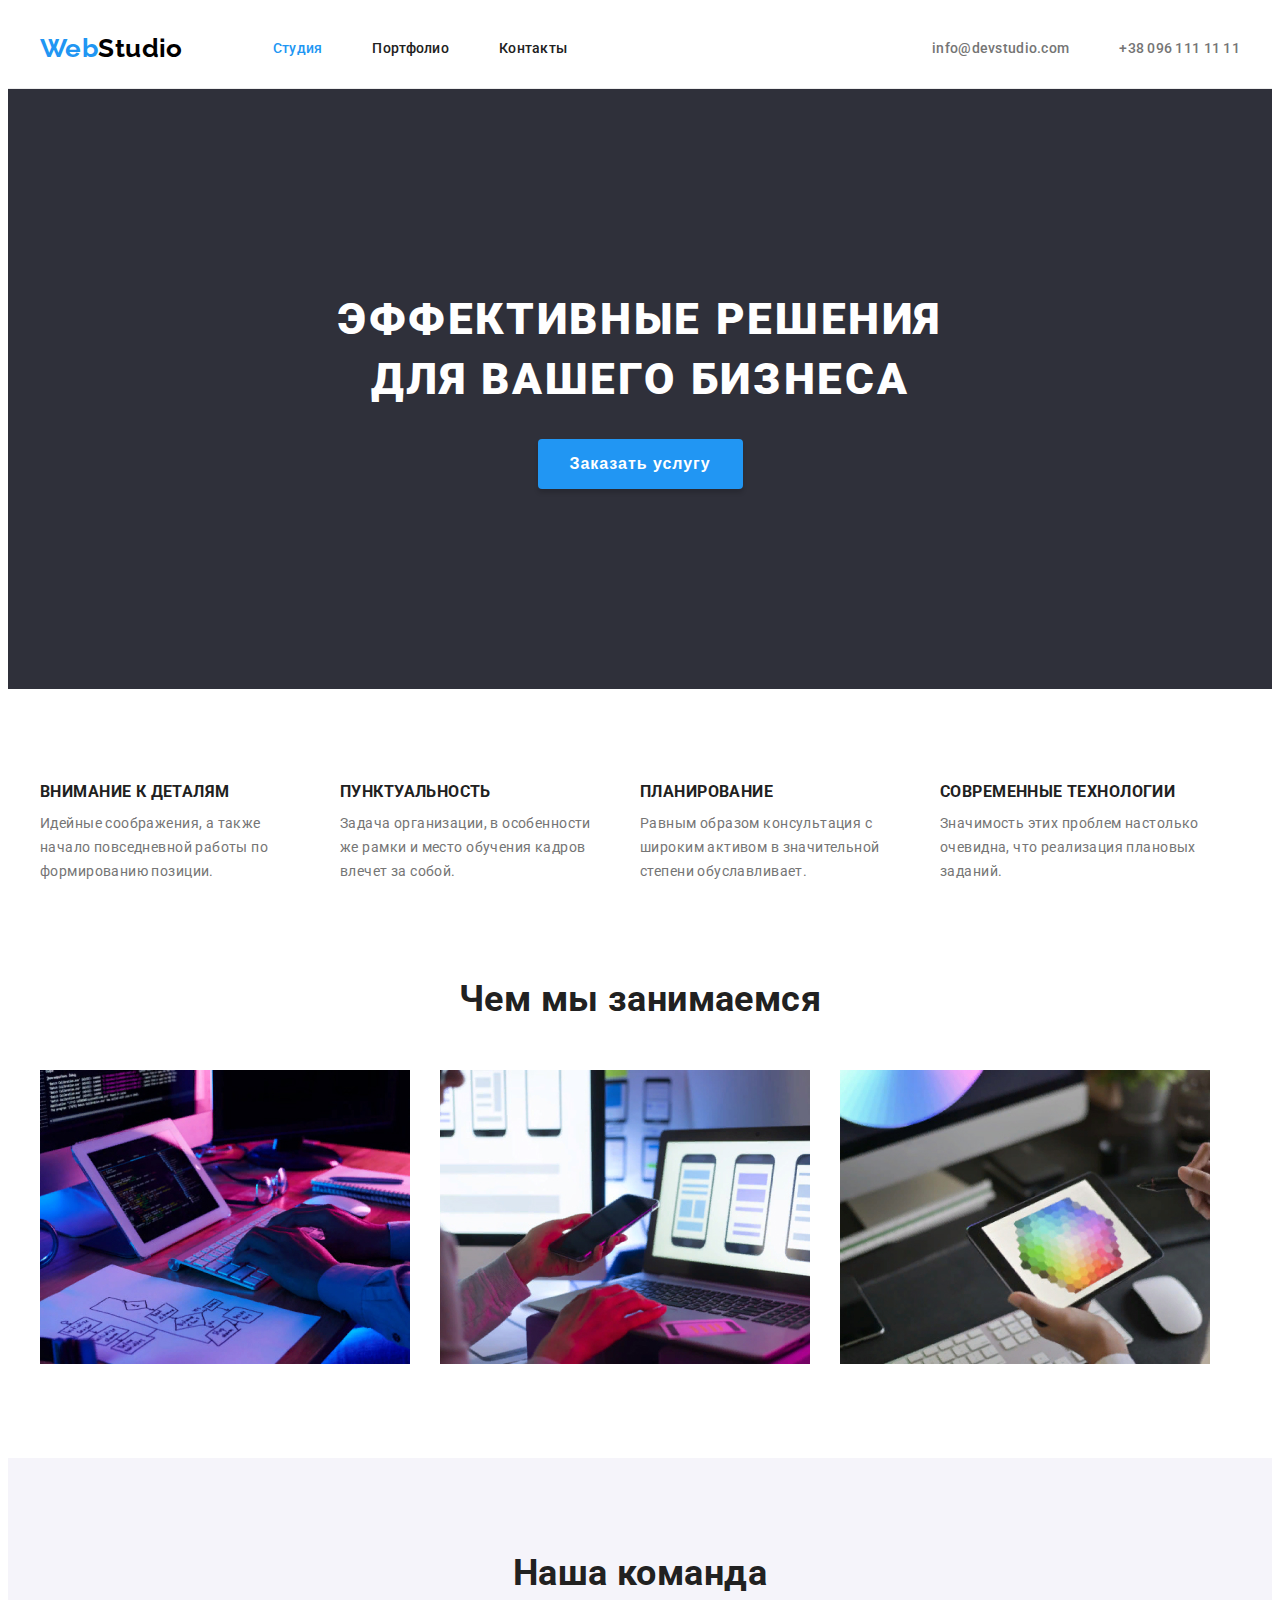
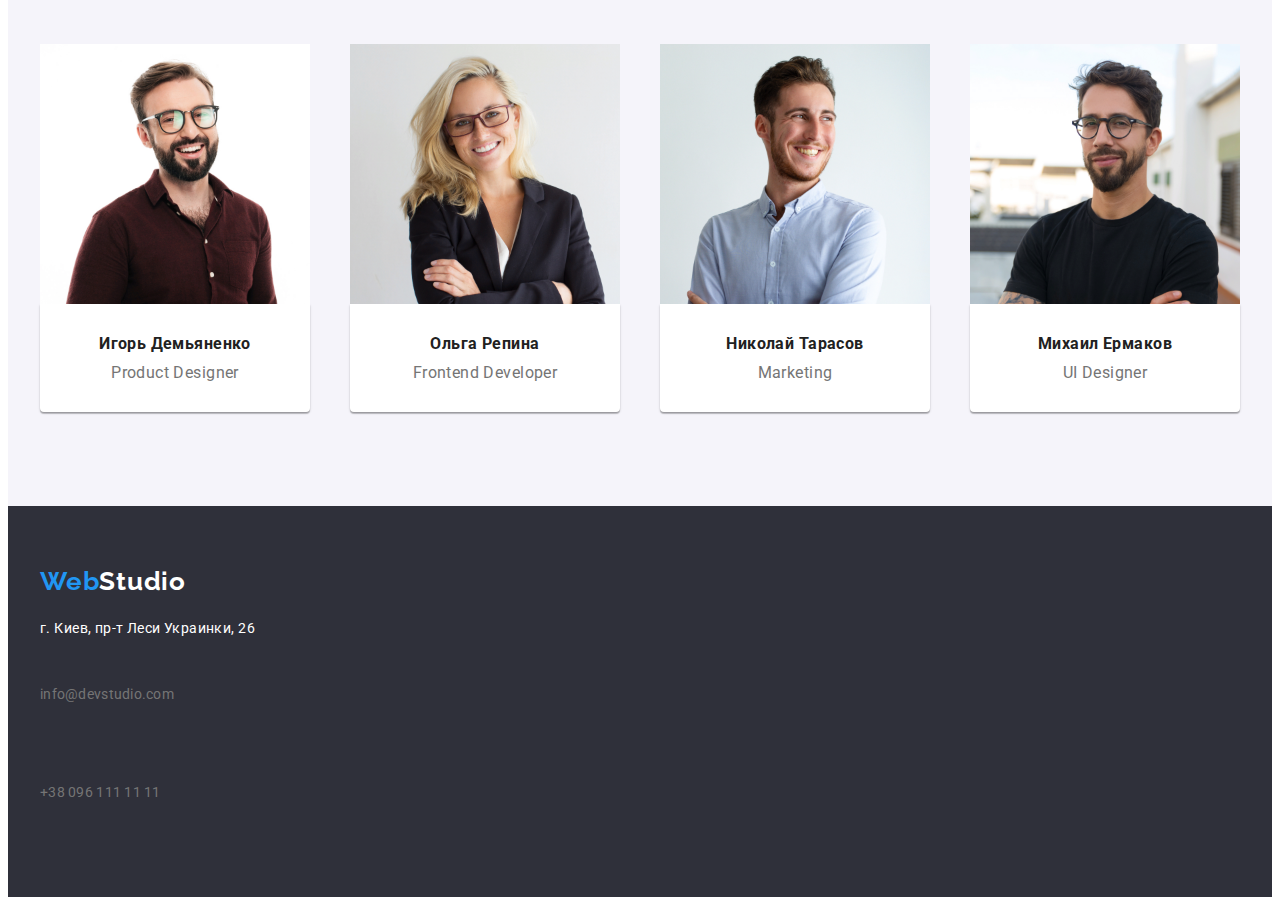
<file: index.html>
<!DOCTYPE html>
<html lang="ru">
<head>
    <meta charset="UTF-8">
    <meta name="viewport" content="width=device-width, initial-scale=1.0">
    <title>WebStudio</title>
    <link rel="stylesheet" href="https://cdnjs.cloudflare.com/ajax/libs/modern-normalize/1.0.0/modern-normalize.min.css"
        integrity="sha512-ISS7cAi1PEhQ8jnbJpJZMd29NlhNj4AWYyLOSp2CE/CsHxTCu+r+t0D2yoJudVrd0/8fTVPUVDzY5Tvli75u/g=="
        crossorigin="anonymous" />
    <link rel="preconnect" href="https://fonts.gstatic.com">
    <link href="https://fonts.googleapis.com/css2?family=Raleway:wght@700&family=Roboto:wght@400;500;700;900&display=swap"
        rel="stylesheet">
    <link rel="stylesheet" href="./css/style.css">
</head>
<body>
    <header class="header">
        <div class="container">
        <nav class="navigation">
        <a class="logo" href="/"><span class="logo-first-part">Web</span>Studio</a>
        <ul class="navigation-list">
            <li class="navigation-item">
                <a class="navigation-link current" href="#">Студия</a>
            </li>
            <li class="navigation-item">
                <a class="navigation-link" href="./portfolio.html">Портфолио</a>
            </li>
            <li class="navigation-item">
                <a class="navigation-link" href="#">Контакты</a>
            </li>
        </ul>
        </nav>
            <ul class="contacts">
           <li class="contacts-item">
               <a class="mail-link" href="mailto:info@devstudio.com">info@devstudio.com</a>
            </li> 
            <li class="contacts-item">
                 <a class="tel-link"  href="tel:+380961111111">+38 096 111 11 11</a>
                </li>
        </ul>
        </div>
    </header>
    <main>
<!--Hero-->
<section class="hero">
    <div class="container">
        <div class="hero-title">
<h1 class="main-title">Эффективные решения для вашего бизнеса</h1>
<button class="order-button" type="button">Заказать услугу</button>
        </div>
</div>
</section>
<!--features-->
<section class="features">
    <div class="container">
    <h2 class="features-title vissualy-hidden">наши преимущества</h2>
    <ul class="features-list">
        <li class="features-item">
            <h3 class="features-subtitle">Внимание к деталям</h3>
            <p class="features-description">Идейные соображения, а также начало повседневной работы по формированию позиции.</p>
        </li>
        <li class="features-item">
            <h3 class="features-subtitle">Пунктуальность</h3>
            <p class="features-description">Задача организации, в особенности же рамки и место обучения кадров влечет за собой.</p>
        </li>
        <li class="features-item">
            <h3 class="features-subtitle">Планирование</h3>
            <p class="features-description">Равным образом консультация с широким активом в значительной степени обуславливает.</p>
        </li>
        <li class="features-item">
            <h3 class="features-subtitle">Современные технологии</h3>
            <p class="features-description">Значимость этих проблем настолько очевидна, что реализация плановых заданий.</p>
        </li>
    </ul>
    </div>
</section>
<!--about us-->
<section class="about-us">
    <div class="container">
<h2 class="about-us-title">Чем мы занимаемся</h2>
<ul class="about-us-list">
    <li class="about-us-item">
        <img class="about-us-img" src="./image/hands.jpg" alt="набор текста на клавиатуре" width="370" height="294">
    </li>
    <li class="about-us-item">
        <img class="about-us-img" src="./image/phone.jpg" alt="телефон и компютер" width="370" height="294">
    </li>
    <li class="about-us-item">
        <img class="about-us-img" src="./image/tablet.jpg" alt="планшет в руках" width="370" height="294">
    </li>
</ul>
</div>
</section>
<!--our team-->
<section class="team">
    <div class="container">
    <h2 class="team-title">Наша команда</h2>
    <ul class="team-list">
        <li class="team-item">
            <img class="team-img" src="./image/igor.jpg" alt="Игорь Демьяненко" width="270" height="260">
            <div class="team-container">
               <h3 class="team-name">Игорь Демьяненко</h3>
               <p class="team-position">Product Designer</p>
        </div>
        </li>
        <li class="team-item">
            <img class="team-img" src="./image/olga.jpg" alt="Ольга Репина" width="270" height="260">
            <div class="team-container">
            <h3 class="team-name">Ольга Репина</h3>
            <p class="team-position">Frontend Developer</p>
            </div>
        </li>
        <li class="team-item">
            <img class="team-img" src="./image/nickolay.jpg" alt="Николай Тарасов" width="270" height="260">
            <div class="team-container">
            <h3 class="team-name">Николай Тарасов</h3>
             <p class="team-position">Marketing</p>
            </div>
        </li>
        <li class="team-item">
            <img class="team-img" src="./image/michael.jpg" alt="Михаил Ермаков" width="270" height="260">
            <div class="team-container">
            <h3 class="team-name">Михаил Ермаков</h3>
            <p class="team-position">UI Designer</p>
        </div>
        </li>
    </ul>
    </div>
</section>
    </main>
    <footer class="footer">
        <div class="container">
        <!--contacts-->
    <a class="logo-footer" href="/"><span class="logo-first-part">Web</span>Studio</a>
     <address class="address"> 
         <p class="address-map">г. Киев, пр-т Леси Украинки, 26</p>
     </address>
        <ul class="contacts-footer">
            <li class="contacts-item">
                <a class="mail-link" href="mailto:info@devstudio.com">info@devstudio.com</a>
            </li>
            <li class="contacts-item">
                <a class="tel-link" href="tel:+380961111111">+38 096 111 11 11</a>
            </li>
        </ul>
        </div>
    
    </footer>
</body>
</html>
</file>
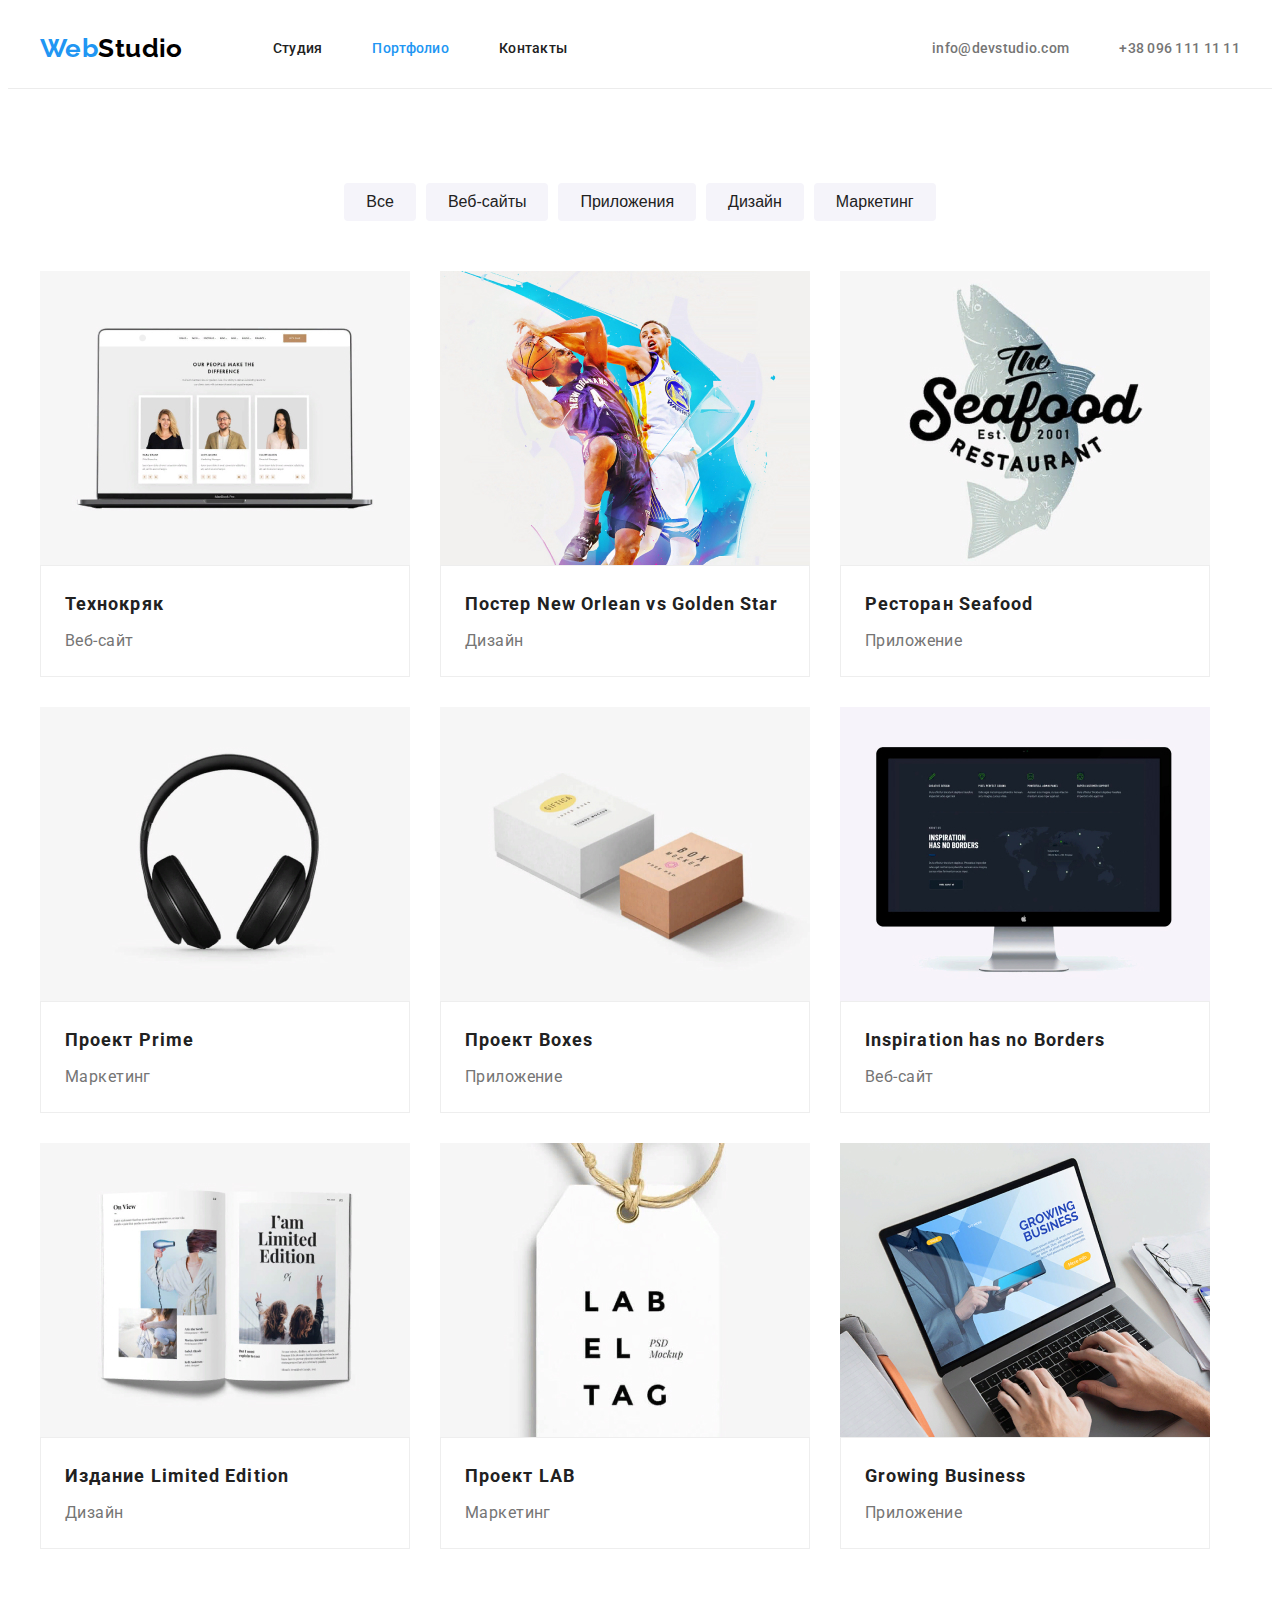
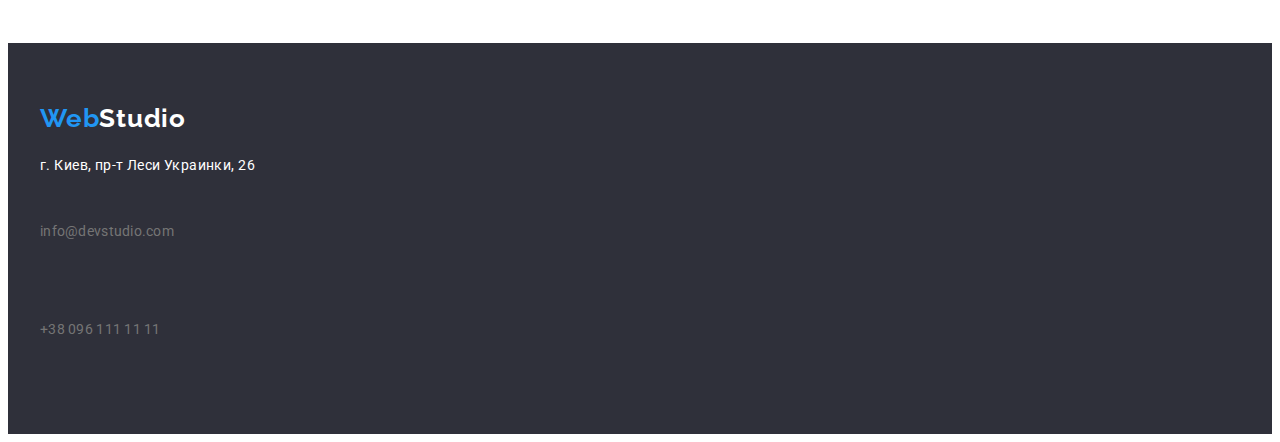
<file: portfolio.html>
<!DOCTYPE html>
<html lang="ru">

<head>
    <meta charset="UTF-8">
    <meta name="viewport" content="width=device-width, initial-scale=1.0">
    <title>WebStudio</title>
    <link rel="stylesheet" href="https://cdnjs.cloudflare.com/ajax/libs/modern-normalize/1.0.0/modern-normalize.min.css"
        integrity="sha512-ISS7cAi1PEhQ8jnbJpJZMd29NlhNj4AWYyLOSp2CE/CsHxTCu+r+t0D2yoJudVrd0/8fTVPUVDzY5Tvli75u/g=="
        crossorigin="anonymous" />
    <link rel="preconnect" href="https://fonts.gstatic.com">
    <link href="https://fonts.googleapis.com/css2?family=Raleway:wght@700&family=Roboto:wght@400;500;700;900&display=swap"
        rel="stylesheet">
    <link rel="stylesheet" href="./css/style.css">
    </head>
    
    <body>
        <header class="header">
            <div class="container">
                <nav class="navigation">
                    <a class="logo" href="/"><span class="logo-first-part">Web</span>Studio</a>
                    <ul class="navigation-list">
                        <li class="navigation-item">
                            <a class="navigation-link" href="./index.html">Студия</a>
                        </li>
                        <li class="navigation-item">
                            <a class="navigation-link current" href="#">Портфолио</a>
                        </li>
                        <li class="navigation-item">
                            <a class="navigation-link" href="#">Контакты</a>
                        </li>
                    </ul>
                </nav>
                <ul class="contacts">
                    <li class="contacts-item">
                        <a class="mail-link" href="mailto:info@devstudio.com">info@devstudio.com</a>
                    </li>
                    <li class="contacts-item">
                        <a class="tel-link" href="tel:+380961111111">+38 096 111 11 11</a>
                    </li>
                </ul>
            </div>
        </header>
    <main>
        <!--navigate buttoms-->
        <section class="portfolio">
            <div class="container">
            <h1 class="portfolio-title vissualy-hidden">Кнопки навигации
            </h1>
            <ul class="portfolio-button-list">
                <li class="portfolio-button-item">
                    <button class="portfolio-button" type="button">Все</button>
                </li>
                <li class="portfolio-button-item">
                    <button class="portfolio-button" type="button">Веб-сайты</button>
                </li>
                <li class="portfolio-button-item">
                    <button class="portfolio-button" type="button">Приложения</button>
                </li>
                <li class="portfolio-button-item">
                    <button class="portfolio-button" type="button">Дизайн</button>
                </li>
                <li class="portfolio-button-item">
                    <button class="portfolio-button" type="button">Маркетинг</button>
                </li>
            </ul>
            <!--galery-->
               <ul class="portfolio-galery">
                     <li class="portfolio-galery-item">
                       <a class="portfolio-galery-link" href="#">

                        <img class="portfolio-galery-img" src="./image/portfolio/techokrek.jpg" alt="Ноутбук" width="370" height="294">
                        <div class="pfl-container">
                        <h2 class="portfolio-galery-title">Технокряк</h2>
                        <p class="portfolio-galery-description">Веб-сайт</p>
</div>
                      </a>
                    </li>
    <li class="portfolio-galery-item">
        <a class="portfolio-galery-link" href="#">
        <img class="portfolio-galery-img" src="./image/portfolio/basketball_players.jpg" alt="Два баскетболиста" width="370" height="294">
        <div class="pfl-container">
        <h2 class="portfolio-galery-title">Постер New Orlean vs Golden Star</h2>
        <p class="portfolio-galery-description">Дизайн</p>
    </div>
   
   </a> </li>
    <li class="portfolio-galery-item">
        <a class="portfolio-galery-link" href="#">
        <img class="portfolio-galery-img" src="./image/portfolio/seafoodrest.jpg" alt="Ресторан Seafood" width="370" height="294">
        <div class="pfl-container">
        <h2 class="portfolio-galery-title">Ресторан Seafood</h2>
        <p class="portfolio-galery-description">Приложение</p>
    </div>
        </a>
    </li>
    <li class="portfolio-galery-item">
        <a class="portfolio-galery-link" href="#">
        <img class="portfolio-galery-img" src="./image/portfolio/headphones.jpg" alt="Наушники" width="370" height="294">
        <div class="pfl-container">
        <h2 class="portfolio-galery-title">Проект Prime</h2>
        <p class="portfolio-galery-description">Маркетинг</p>
    </div>

</a>    </li>
    <li class="portfolio-galery-item">
        <a class="portfolio-galery-link" href="#">
        <img class="portfolio-galery-img" src="./image/portfolio/twoboxes.jpg" alt="Две коробки" width="370" height="294">
        <div class="pfl-container">
        <h2 class="portfolio-galery-title">Проект Boxes</h2>
        <p class="portfolio-galery-description">Приложение</p>
    </div>
        </a>
    </li>
    <li class="portfolio-galery-item">
        <a class="portfolio-galery-link" href="#">
        <img class="portfolio-galery-img" src="./image/portfolio/monitor.jpg" alt="Монитор" width="370" height="294">
        <div class="pfl-container">
        <h2 class="portfolio-galery-title">Inspiration has no Borders</h2>
        <p class="portfolio-galery-description">Веб-сайт</p>
 </div>
 </a>   </li>
    <li class="portfolio-galery-item">
        <a class="portfolio-galery-link" href="#">
        <img class="portfolio-galery-img" src="./image/portfolio/book.jpg" alt="Книга" width="370" height="294">
        <div class="pfl-container">
        <h2 class="portfolio-galery-title">Издание Limited Edition</h2>
        <p class="portfolio-galery-description">Дизайн</p>
   </div>
   </a> </li>
    <li class="portfolio-galery-item">
        <a class="portfolio-galery-link" href="#">
        <img class="portfolio-galery-img" src="./image/portfolio/label.jpg" alt="Брошюра" width="370" height="294">
        <div class="pfl-container">
        <h2 class="portfolio-galery-title">Проект LAB</h2>
        <p class="portfolio-galery-description">Маркетинг</p>
        </div>

</a>    </li>
    <li class="portfolio-galery-item">
        <a class="portfolio-galery-link" href="#">
        <img class="portfolio-galery-img" src="./image/portfolio/laptop.jpg" alt="Ноутбук" width="370" height="294">
        <div class="pfl-container">
        <h2 class="portfolio-galery-title">Growing Business</h2> 
        <p class="portfolio-galery-description">Приложение</p>
    </div>
        </a>
    </li>
</ul>
</div>
        </section>
    </main>
    <footer class="footer">
        <div class="container">
            <!--contacts-->
            <a class="logo-footer" href="/"><span class="logo-first-part">Web</span>Studio</a>
            <address class="address">
                <p class="address-map">г. Киев, пр-т Леси Украинки, 26</p>
            </address>
            <ul class="contacts-footer">
                <li class="contacts-item">
                    <a class="mail-link" href="mailto:info@devstudio.com">info@devstudio.com</a>
                </li>
                <li class="contacts-item">
                    <a class="tel-link" href="tel:+380961111111">+38 096 111 11 11</a>
                </li>
            </ul>
        </div>
    
    </footer>

</body>

</html>
</file>
<file: css/style.css>
:root {
  --text-font: 'Roboto', sans-serif;
  --logo-font: 'Raleway', sans-serif;
  --title-color: #212121;
  --focus-color: #2196f3;
  --text-color: #757575;
  --dark-background-color: #2f303a;
  --button-text-color: #ffffff;
  --button-backgroung-color: #f5f4fa;
  --logo-second-part: #000000;
  --order-button-color: #188ce8;
  --button-alfa-text: rgba(255, 255, 255, 0.6);
  /* --bgc-portfolio: #e5e5e5; */
}

body {
  font-family: var(--text-font);
  color: var(--text-color);
  font-weight: 500;
  font-size: 14px;
  letter-spacing: 0.03em;
  line-height: 1.143;
}

a {
  display: inline-block;
  text-decoration: none;
}

h1,
h2,
h3,
h4,
h5,
h6,
p {
  margin: 0;
}

ul {
  margin: 0;
  padding: 0;

  list-style: none;
}

img {
  display: block;
}
.container {
  margin-left: auto;
  margin-right: auto;
  width: 1200px;
  padding-left: 15px;
  padding-right: 15px;

  /* outline: 2px solid tomato; */
}
/*=======Navigations=======*/
.logo {
  margin-right: 90px;

  font-family: var(--logo-font);
  font-weight: 700;
  font-size: 26px;
  line-height: 1.192;
  color: var(--logo-second-part);
}

.logo-footer {
  display: inline-block;
  margin-bottom: 20px;

  font-family: var(--logo-font);
  color: var(--button-text-color);
  font-weight: 700;
  font-size: 26px;
  line-height: 1.192;
  letter-spacing: 0.03em;
}
.logo-first-part {
  color: var(--focus-color);
}

.navigation-link {
  padding-top: 32px;
  padding-bottom: 32px;

  letter-spacing: 0.02em;
  color: var(--title-color);
}
.navigation-link:hover,
.navigation-link:focus {
  color: var(--focus-color);
}

.mail-link {
  padding-top: 32px;
  padding-bottom: 32px;

  letter-spacing: 0.02em;
  color: var(--text-color);
}

.tel-link {
  padding-top: 32px;
  padding-bottom: 32px;

  letter-spacing: 0.02em;
  color: var(--text-color);
}

.tel-link:hover,
.tel-link:focus,
.mail-link:hover,
.mail-link:focus {
  color: var(--focus-color);
}

.navigation,
.portfolio-button,
.order-button {
  cursor: pointer;
  border: none;
}

.navigation-item .navigation-link.current {
  color: var(--focus-color);
}
.header .container {
  display: flex;
}

.header {
  border-bottom: 1px solid #ececec;
}
.navigation {
  display: flex;
  align-items: center;
}

.navigation-list {
  display: flex;
  align-items: center;
}

.navigation-item:not(:last-child) {
  margin-right: 50px;
}

.contacts {
  display: flex;
  align-items: center;
}

.contacts {
  margin-left: auto;
}
.contacts-item:not(:first-child) {
  margin-left: 50px;
}
/*=======FOOTER=======*/

.footer {
  padding-top: 60px;
  padding-bottom: 60px;
}

.address-map {
  font-style: normal;
  font-weight: 400;
  line-height: 1.714;
  color: var(--button-text-color);
}
.contacts-footer {
  font-weight: 400;
  line-height: 1.714;
  color: var(--button-alfa-text);
}
.contacts-footer .contacts-item {
  margin-left: 0;
  margin-right: auto;
}

.contacts-footer .contacts-item:not(:last-child) {
  margin-bottom: 10px;
}
.address {
  margin-bottom: 10px;
  margin-right: auto;
}

/*=======studio======*/
/*=======hero=======*/

.hero,
.footer {
  background: var(--dark-background-color);
}

.hero {
  text-align: center;
  padding-top: 200px;
  padding-bottom: 200px;
}

.hero-title {
  width: 700px;
  margin-right: auto;
  margin-left: auto;
}

.main-title {
  margin-bottom: 30px;
  font-weight: 900;
  font-size: 44px;
  line-height: 1.364;
  letter-spacing: 0.06em;
  text-transform: uppercase;
  color: var(--button-text-color);
}

.order-button {
  padding: 10px 32px;

  font-weight: 700;
  font-size: 16px;
  line-height: 1.875;
  display: inline-block;
  letter-spacing: 0.06em;
  color: var(--button-text-color);
  background: var(--focus-color);
  box-shadow: 0px 4px 4px rgba(0, 0, 0, 0.15);
  border-radius: 4px;
}

.order-button:hover,
.order-button:focus {
  background: var(--order-button-color);
}

/*=======features=======*/

.vissualy-hidden {
  position: absolute !important;
  clip: rect(1px 1px 1px 1px);
  clip: rect(1px, 1px, 1px, 1px);
  padding: 0 !important;
  border: 0 !important;
  height: 1px !important;
  width: 1px !important;
  overflow: hidden;
}

.features {
  padding: 94px 0;
}

.features-list {
  display: flex;
}

.features-item {
  width: 270px;
}
.features-item:not(:last-child) {
  margin-right: 30px;
}

.features-subtitle {
  margin-bottom: 10px;

  font-weight: 700;
  text-transform: uppercase;
  color: var(--title-color);
}

.features-description {
  font-weight: 400;
  line-height: 1.714;
}

/*=======about us========*/

.about-us {
  padding-bottom: 94px;
}

.about-us-title,
.team-title {
  margin-bottom: 50px;

  font-weight: 700;
  font-size: 36px;
  line-height: 1.167;
  text-align: center;
  color: var(--title-color);
}

.about-us-list {
  display: flex;
}

.about-us-item:not(:last-child) {
  margin-right: 30px;
}

/*========our team=======*/
.team {
  background-color: var(--button-backgroung-color);
  padding-top: 94px;
  padding-bottom: 94px;
}
.team-list {
  display: flex;
  justify-content: space-between;
}

.team-container {
  padding-top: 30px;
  padding-bottom: 30px;
  background: var(--button-text-color);
  box-shadow: 0px 1px 3px rgba(0, 0, 0, 0.12), 0px 1px 1px rgba(0, 0, 0, 0.14),
    0px 2px 1px rgba(0, 0, 0, 0.2);
  border-radius: 0px 0px 4px 4px;
}

.team-name {
  margin-bottom: 10px;

  font-size: 16px;
  line-height: 1.188;
  text-align: center;
  color: var(--title-color);
}

.team-position {
  font-weight: 400;
  font-size: 16px;
  line-height: 1.188;
  text-align: center;
}

/*======end studio=====*/

/*======portfolio======*/
/*======nav buttons======*/

.portfolio {
  padding-top: 94px;
  padding-bottom: 94px;
}
.portfolio-button-list {
  display: flex;
  justify-content: center;

  margin-bottom: 50px;
}

.portfolio-button {
  padding: 6px 22px;

  font-size: 16px;
  font-weight: 500;
  line-height: 1.625;
  text-align: center;
  color: var(--title-color);
  background: var(--button-backgroung-color);
  border-radius: 4px;
}

.portfolio-button-item:not(:last-child) {
  margin-right: 10px;
}

.portfolio-button:hover,
.portfolio-button:focus {
  color: var(--button-text-color);
  background: var(--focus-color);
  box-shadow: 0px 3px 1px rgba(0, 0, 0, 0.1), 0px 1px 2px rgba(0, 0, 0, 0.08),
    0px 2px 2px rgba(0, 0, 0, 0.12);
  border-radius: 4px;
}

/*======galery======*/
.portfolio-galery {
  display: flex;
  flex-wrap: wrap;
}

.pfl-container {
  padding: 20px 24px;

  background: var(--button-text-color);
  border: 1px solid #eeeeee;
}

.portfolio-galery-title {
  margin-bottom: 4px;

  font-weight: 700;
  font-size: 18px;
  line-height: 2;
  letter-spacing: 0.06em;
  color: var(--title-color);
}

.portfolio-galery-description {
  font-weight: 400;
  font-size: 16px;
  line-height: 1.875;
  color: var(--text-color);
}

.portfolio-galery-item {
  width: 370px;
  margin-right: 30px;
  margin-bottom: 30px;
}

.portfolio-galery-item:nth-child(3n) {
  margin-right: 0;
}
.portfolio-galery-item:nth-last-child(-n + 3) {
  margin-bottom: 0;
}
</file>
